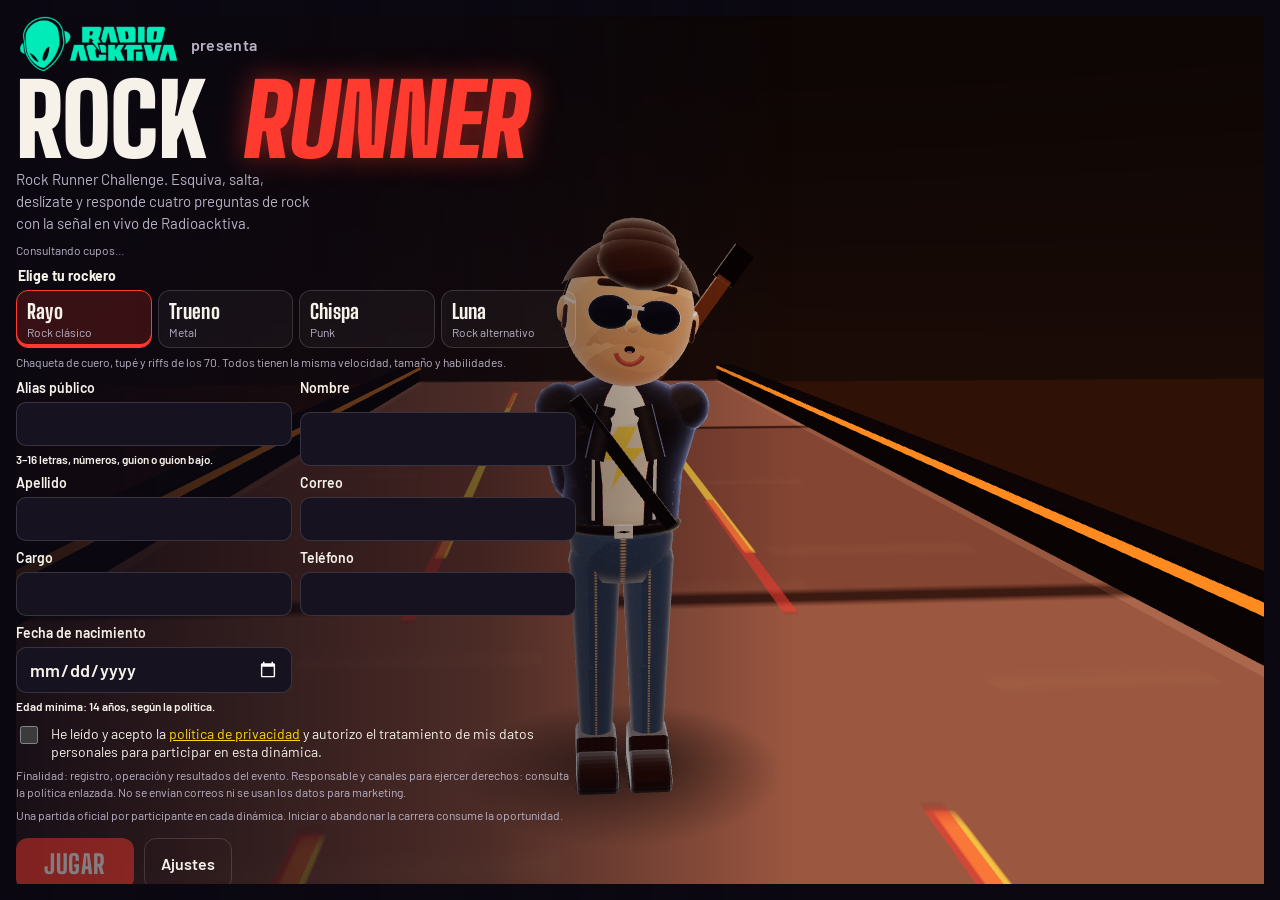
<file: index.html>
<!doctype html>
<html lang="es">
  <head>
    <meta charset="UTF-8" />
    <meta name="viewport" content="width=device-width, initial-scale=1.0, maximum-scale=1, user-scalable=no, viewport-fit=cover" />
    <meta name="theme-color" content="#0b0812" />
    <title>Rock Runner Challenge · Radioacktiva</title>
    <link rel="icon" type="image/png" href="./assets/radioacktiva-icono-Ed0QRLkA.png" />
    <script type="module" crossorigin src="./assets/index-BLvbcDvT.js"></script>
    <link rel="stylesheet" crossorigin href="./assets/index-BUSwzem7.css">
  </head>
  <body>
    <div id="root"></div>
  </body>
</html>
</file>
<file: assets/index-BUSwzem7.css>
@font-face{font-family:Barlow;font-style:normal;font-display:swap;font-weight:400;src:url(./barlow-latin-ext-400-normal-HxX4XjxC.woff2)format("woff2");unicode-range:U+100-2BA,U+2BD-2C5,U+2C7-2CC,U+2CE-2D7,U+2DD-2FF,U+304,U+308,U+329,U+1D00-1DBF,U+1E00-1E9F,U+1EF2-1EFF,U+2020,U+20A0-20AB,U+20AD-20C0,U+2113,U+2C60-2C7F,U+A720-A7FF}@font-face{font-family:Barlow;font-style:normal;font-display:swap;font-weight:400;src:url(./barlow-latin-400-normal-qiz4-Cze.woff2)format("woff2");unicode-range:U+??,U+131,U+152-153,U+2BB-2BC,U+2C6,U+2DA,U+2DC,U+304,U+308,U+329,U+2000-206F,U+20AC,U+2122,U+2191,U+2193,U+2212,U+2215,U+FEFF,U+FFFD}@font-face{font-family:Barlow;font-style:normal;font-display:swap;font-weight:600;src:url(./barlow-latin-ext-600-normal-B8NK_A3D.woff2)format("woff2");unicode-range:U+100-2BA,U+2BD-2C5,U+2C7-2CC,U+2CE-2D7,U+2DD-2FF,U+304,U+308,U+329,U+1D00-1DBF,U+1E00-1E9F,U+1EF2-1EFF,U+2020,U+20A0-20AB,U+20AD-20C0,U+2113,U+2C60-2C7F,U+A720-A7FF}@font-face{font-family:Barlow;font-style:normal;font-display:swap;font-weight:600;src:url(./barlow-latin-600-normal-DILqtrty.woff2)format("woff2");unicode-range:U+??,U+131,U+152-153,U+2BB-2BC,U+2C6,U+2DA,U+2DC,U+304,U+308,U+329,U+2000-206F,U+20AC,U+2122,U+2191,U+2193,U+2212,U+2215,U+FEFF,U+FFFD}@font-face{font-family:Barlow;font-style:normal;font-display:swap;font-weight:700;src:url(./barlow-latin-ext-700-normal-BLuWmldJ.woff2)format("woff2");unicode-range:U+100-2BA,U+2BD-2C5,U+2C7-2CC,U+2CE-2D7,U+2DD-2FF,U+304,U+308,U+329,U+1D00-1DBF,U+1E00-1E9F,U+1EF2-1EFF,U+2020,U+20A0-20AB,U+20AD-20C0,U+2113,U+2C60-2C7F,U+A720-A7FF}@font-face{font-family:Barlow;font-style:normal;font-display:swap;font-weight:700;src:url(./barlow-latin-700-normal-A9pxMQ4z.woff2)format("woff2");unicode-range:U+??,U+131,U+152-153,U+2BB-2BC,U+2C6,U+2DA,U+2DC,U+304,U+308,U+329,U+2000-206F,U+20AC,U+2122,U+2191,U+2193,U+2212,U+2215,U+FEFF,U+FFFD}@font-face{font-family:Big Shoulders Display;font-style:normal;font-display:swap;font-weight:700;src:url(./big-shoulders-display-latin-ext-700-normal-C8xZtiKd.woff2)format("woff2");unicode-range:U+100-2BA,U+2BD-2C5,U+2C7-2CC,U+2CE-2D7,U+2DD-2FF,U+304,U+308,U+329,U+1D00-1DBF,U+1E00-1E9F,U+1EF2-1EFF,U+2020,U+20A0-20AB,U+20AD-20C0,U+2113,U+2C60-2C7F,U+A720-A7FF}@font-face{font-family:Big Shoulders Display;font-style:normal;font-display:swap;font-weight:700;src:url(./big-shoulders-display-latin-700-normal-KM2fueoL.woff2)format("woff2");unicode-range:U+??,U+131,U+152-153,U+2BB-2BC,U+2C6,U+2DA,U+2DC,U+304,U+308,U+329,U+2000-206F,U+20AC,U+2122,U+2191,U+2193,U+2212,U+2215,U+FEFF,U+FFFD}@font-face{font-family:Big Shoulders Display;font-style:normal;font-display:swap;font-weight:800;src:url(./big-shoulders-display-latin-ext-800-normal-fpv_pHPA.woff2)format("woff2");unicode-range:U+100-2BA,U+2BD-2C5,U+2C7-2CC,U+2CE-2D7,U+2DD-2FF,U+304,U+308,U+329,U+1D00-1DBF,U+1E00-1E9F,U+1EF2-1EFF,U+2020,U+20A0-20AB,U+20AD-20C0,U+2113,U+2C60-2C7F,U+A720-A7FF}@font-face{font-family:Big Shoulders Display;font-style:normal;font-display:swap;font-weight:800;src:url(./big-shoulders-display-latin-800-normal-DDUD9Xuh.woff2)format("woff2");unicode-range:U+??,U+131,U+152-153,U+2BB-2BC,U+2C6,U+2DA,U+2DC,U+304,U+308,U+329,U+2000-206F,U+20AC,U+2122,U+2191,U+2193,U+2212,U+2215,U+FEFF,U+FFFD}@font-face{font-family:Big Shoulders Display;font-style:normal;font-display:swap;font-weight:900;src:url(./big-shoulders-display-latin-ext-900-normal-HMld4L9H.woff2)format("woff2");unicode-range:U+100-2BA,U+2BD-2C5,U+2C7-2CC,U+2CE-2D7,U+2DD-2FF,U+304,U+308,U+329,U+1D00-1DBF,U+1E00-1E9F,U+1EF2-1EFF,U+2020,U+20A0-20AB,U+20AD-20C0,U+2113,U+2C60-2C7F,U+A720-A7FF}@font-face{font-family:Big Shoulders Display;font-style:normal;font-display:swap;font-weight:900;src:url(./big-shoulders-display-latin-900-normal-CW8trzgu.woff2)format("woff2");unicode-range:U+??,U+131,U+152-153,U+2BB-2BC,U+2C6,U+2DA,U+2DC,U+304,U+308,U+329,U+2000-206F,U+20AC,U+2122,U+2191,U+2193,U+2212,U+2215,U+FEFF,U+FFFD}:root{--lightningcss-light: ;--lightningcss-dark:initial;color-scheme:dark;--ink:#0b0812;--panel:#0e0a18db;--line:#ffffff24;--text:#f6f2ea;--muted:#b9b2c6;--red:#ff3b30;--gold:#ffd60a;--cyan:#2de2e6;--magenta:#ff3df2;--good:#33d17a;--display:"Big Shoulders Display", Impact, "Arial Narrow", sans-serif;--body:"Barlow", ui-sans-serif, system-ui, -apple-system, "Segoe UI", sans-serif}*{box-sizing:border-box}html,body,#root{background:var(--ink);height:100%;color:var(--text);font-family:var(--body);overscroll-behavior:none;-webkit-tap-highlight-color:transparent;margin:0;overflow:hidden}button{font:inherit;color:inherit;cursor:pointer}button:focus-visible,input:focus-visible,select:focus-visible{outline:3px solid var(--gold);outline-offset:2px}.tabular{font-variant-numeric:tabular-nums}.sr{clip:rect(0 0 0 0);width:1px;height:1px;position:absolute;overflow:hidden}.stage{touch-action:none;-webkit-user-select:none;user-select:none;position:fixed;inset:0}.stage canvas{display:block}.intro{padding:max(16px, env(safe-area-inset-top)) max(16px, env(safe-area-inset-right)) max(16px, env(safe-area-inset-bottom)) max(16px, env(safe-area-inset-left));background:linear-gradient(90deg,#0b0812eb 0%,#0b08128c 38%,#0b081200 62%);align-items:flex-end;display:flex;position:absolute;inset:0}.intro-card{touch-action:pan-y;-webkit-user-select:text;user-select:text;gap:10px;width:min(560px,100%);min-width:0;max-height:100%;padding-bottom:8px;display:grid;overflow-y:auto}.registration-grid{grid-template-columns:repeat(2,minmax(0,1fr));gap:8px;display:grid}.registration-grid .field,.registration-grid input{width:100%;min-width:0}.consents a{color:var(--gold)}.admin-page{z-index:20;background:var(--ink);padding:max(18px, env(safe-area-inset-top)) max(18px, env(safe-area-inset-right)) max(24px, env(safe-area-inset-bottom)) max(18px, env(safe-area-inset-left));position:fixed;inset:0;overflow:auto}.admin-header{border-bottom:1px solid var(--line);align-items:center;gap:18px;padding-bottom:14px;display:flex}.admin-header h1{font:800 32px var(--display);text-transform:uppercase;margin:0 auto 0 0}.admin-back{color:var(--text);font-weight:700;text-decoration:none}.admin-event{border-bottom:1px solid var(--line);justify-content:space-between;align-items:center;gap:18px;padding:18px 0;display:flex}.admin-event h2,.admin-section h2{font:800 24px var(--display);text-transform:uppercase;margin:2px 0 6px}.admin-counts,.admin-actions{flex-wrap:wrap;align-items:center;gap:12px;display:flex}.admin-counts span{color:var(--muted);font-size:13px;display:grid}.admin-counts b{color:var(--text);font:800 30px var(--display)}.admin-section{border-bottom:1px solid var(--line);padding:14px 0}.admin-table-wrap{overflow-x:auto}.admin-page table{border-collapse:collapse;text-align:left;width:100%;min-width:680px;font-size:14px}.admin-page th,.admin-page td{border-bottom:1px solid var(--line);vertical-align:top;padding:9px 10px}.admin-page th{color:var(--muted);font-size:12px;font-weight:700}.admin-error{color:var(--red);padding:12px 0}@media (width<=700px){.registration-grid{grid-template-columns:1fr}.admin-header,.admin-event{flex-direction:column;align-items:stretch}.admin-header h1{margin:0}.admin-actions{flex-direction:column;align-items:stretch}}.presents{color:var(--muted);letter-spacing:.02em;align-items:center;gap:10px;margin:0;font-weight:600;display:flex}.title{font-family:var(--display);letter-spacing:-.01em;text-transform:uppercase;margin:0;font-size:clamp(64px,14vw,128px);font-weight:900;line-height:.82}.title span:first-child{color:var(--text);display:block}.title span:last-child{color:var(--red);text-shadow:0 0 28px #ff3b308c;transform-origin:0;width:fit-content;display:block;transform:skew(-8deg)}.lead{color:var(--muted);max-width:38ch;margin:0;font-size:16px;line-height:1.45}form{gap:8px;display:grid}.field{gap:6px;font-size:14px;font-weight:600;display:grid}.field input,.field select{font:600 18px var(--body);color:var(--text);border:1px solid var(--line);background:#17121f;border-radius:10px;padding:10px 12px}.consents{border:0;gap:6px;margin:4px 0 0;padding:0;font-size:14px;display:grid}.consents label{align-items:flex-start;gap:10px;line-height:1.3;display:flex}.consents label span{min-width:0}.consents input{width:18px;height:18px;accent-color:var(--red);flex:none;margin-top:1px}.consents em{color:var(--muted);font-style:normal}.fine{color:var(--muted);margin:0;font-size:12px;line-height:1.4}.fine.center{text-align:center}.intro-actions{gap:10px;margin-top:6px;display:flex}.cta{font-family:var(--display);letter-spacing:.02em;text-transform:uppercase;background:var(--red);color:#fff;border:0;border-radius:12px;padding:10px 28px;font-size:26px;font-weight:800;transition:transform .12s;box-shadow:0 8px 30px #ff3b3059}.cta:hover:not(:disabled){transform:translateY(-1px)}.cta:disabled{opacity:.45;cursor:not-allowed;box-shadow:none}.cta.small{padding:8px 20px;font-size:20px}.ghost{border:1px solid var(--line);background:0 0;border-radius:12px;padding:10px 16px;font-weight:600}.link{color:var(--muted);background:0 0;border:0;padding:8px;text-decoration:underline}.keys{color:var(--muted);flex-wrap:wrap;gap:6px 14px;margin:4px 0 0;padding:0;font-size:13px;list-style:none;display:flex}kbd{text-align:center;border:1px solid var(--line);min-width:22px;font:600 12px var(--body);color:var(--text);border-bottom-width:2px;border-radius:6px;margin-right:3px;padding:1px 5px;display:inline-block}.countdown{font-family:var(--display);color:var(--gold);text-shadow:0 0 40px #ffd60a99;pointer-events:none;place-items:center;font-size:clamp(120px,30vw,260px);font-weight:900;animation:.85s ease-out infinite pop;display:grid;position:absolute;inset:0}@keyframes pop{0%{opacity:0;transform:scale(1.35)}30%{opacity:1}to{opacity:.9;transform:scale(.9)}}.hud{top:max(10px, env(safe-area-inset-top));left:max(10px, env(safe-area-inset-left));right:max(10px, env(safe-area-inset-right));pointer-events:none;grid-template-columns:1fr auto 1fr;align-items:start;gap:8px;display:grid;position:absolute}.hud small{color:var(--muted);font-size:12px;font-weight:600;display:block}.hud b{font-family:var(--display);font-weight:800;line-height:1}.hud-time{background:var(--panel);border:1px solid var(--line);border-radius:14px;justify-self:start;gap:2px;padding:8px 14px 9px;display:grid;position:relative;overflow:hidden}.hud-time:after{content:"";height:3px;width:calc(var(--p) * 1%);background:linear-gradient(90deg, var(--cyan), var(--magenta), var(--red));position:absolute;bottom:0;left:0}.hud-time b{font-size:32px}.hud-time b.hot{color:var(--red)}.hud-score{text-align:center;padding:4px 18px 8px}.hud-score b{text-shadow:0 2px 18px #000000b3;font-size:52px}.hud-score small{color:var(--gold)}.hud-right{pointer-events:auto;justify-self:end;gap:8px;display:flex}.hud-hits{background:var(--panel);border:1px solid var(--line);text-align:center;border-radius:14px;padding:8px 14px 9px}.hud-hits b{font-size:32px}.hud-hits.has b{color:var(--red)}.pause{background:var(--panel);border:1px solid var(--line);letter-spacing:-2px;border-radius:14px;width:48px;height:48px;font-weight:800}.pause:disabled{opacity:.35;cursor:not-allowed}.qcard{left:50%;top:calc(max(10px, env(safe-area-inset-top)) + 92px);background:var(--panel);border:1px solid var(--line);text-align:center;pointer-events:none;-webkit-backdrop-filter:blur(6px);backdrop-filter:blur(6px);border-radius:18px;width:min(680px,100% - 24px);padding:12px 14px 14px;animation:.3s ease-out drop;position:absolute;transform:translate(-50%)}.qcard small{color:var(--muted);font-weight:600}.qcard p{margin:4px 0 10px;font-size:clamp(18px,3.4vw,24px);font-weight:700;line-height:1.2}.qopts{grid-template-columns:repeat(3,1fr);gap:8px;display:grid}.qopts span{border:2px solid var(--c);color:var(--text);box-shadow:inset 0 0 18px color-mix(in srgb, var(--c) 30%, transparent);border-radius:12px;padding:8px 6px;font-size:clamp(14px,2.6vw,17px);font-weight:700}@keyframes drop{0%{opacity:0;transform:translate(-50%,-10px)}}.solo-banner{font-family:var(--display);color:var(--gold);text-shadow:0 0 24px #ffd60ab3;pointer-events:none;white-space:nowrap;font-size:30px;font-weight:900;position:absolute;bottom:22%;left:50%;transform:translate(-50%)}.hint{font-family:var(--display);color:#fff;pointer-events:none;background:#ff3b30d9;border-radius:14px;padding:4px 22px;font-size:46px;font-weight:900;animation:.25s ease-out drop;position:absolute;bottom:30%;left:50%;transform:translate(-50%)}.toasts{left:50%;bottom:max(80px, calc(env(safe-area-inset-bottom) + 70px));pointer-events:none;justify-items:center;gap:6px;display:grid;position:absolute;transform:translate(-50%)}.toast{font-family:var(--display);background:var(--panel);white-space:nowrap;border-radius:10px;padding:2px 14px;font-size:26px;font-weight:800;animation:1.6s ease-out forwards rise}.toast.good{color:var(--good)}.toast.bad{color:var(--red)}.toast.gold{color:var(--gold)}.toast.zone{color:var(--cyan);text-transform:uppercase;font-size:34px}@keyframes rise{0%{opacity:0;transform:translateY(8px)}12%{opacity:1;transform:none}80%{opacity:1}to{opacity:0;transform:translateY(-14px)}}.pad{bottom:max(14px, env(safe-area-inset-bottom));gap:10px;display:flex;position:absolute;left:50%;transform:translate(-50%)}.pad button{background:var(--panel);border:1px solid var(--line);border-radius:16px;width:62px;height:62px;font-size:22px}.modal{z-index:5;background:#05030a99;place-items:center;padding:16px;display:grid;position:absolute;inset:0}.modal-card{border:1px solid var(--line);background:#140f20;border-radius:18px;gap:12px;width:min(420px,100%);padding:20px;display:grid}.modal-card h2{font-family:var(--display);text-transform:uppercase;margin:0;font-size:40px;font-weight:900}.row{justify-content:space-between;align-items:center;gap:12px;font-weight:600;display:flex}.row small{color:var(--muted);font-weight:400;display:block}.row select{font:600 14px var(--body);color:var(--text);border:1px solid var(--line);background:#1f1830;border-radius:8px;max-width:60%;padding:6px}.row input[type=checkbox]{width:20px;height:20px;accent-color:var(--red);flex:none}.results{padding:max(16px, env(safe-area-inset-top)) max(16px, env(safe-area-inset-right)) max(16px, env(safe-area-inset-bottom)) max(16px, env(safe-area-inset-left));background:radial-gradient(#0b081259,#0b0812e6);grid-template-columns:minmax(0,1fr) minmax(0,1fr) minmax(0,1fr);align-content:center;gap:14px;animation:.5s ease-out fade;display:grid;position:absolute;inset:0;overflow-y:auto}@keyframes fade{0%{opacity:0}}.results>section{background:var(--panel);border:1px solid var(--line);-webkit-backdrop-filter:blur(8px);backdrop-filter:blur(8px);border-radius:20px;min-width:0;padding:18px}.eyebrow{color:var(--muted);margin:0 0 4px;font-size:14px;font-weight:600}.big-score{font-family:var(--display);color:var(--gold);text-shadow:0 0 30px #ffd60a66;font-size:clamp(64px,9vw,104px);font-weight:900;line-height:.9}.verify{color:var(--good);margin:8px 0 12px;font-size:13px;font-weight:600}.verify:before{content:"✓ "}.verify.sim{color:var(--cyan)}.warn{color:var(--red);font-weight:600}.muted{color:var(--muted)}.breakdown{gap:4px;margin:0 0 16px;display:grid}.breakdown div{border-bottom:1px dashed var(--line);justify-content:space-between;padding:3px 0;font-size:14px;display:flex}.breakdown dt{color:var(--muted)}.breakdown dd{margin:0;font-weight:700}.breakdown .neg{color:var(--red)}.res-board h3,.pq h3{margin:0 0 10px;font-size:20px}.tag{background:var(--gold);color:#1a1408;vertical-align:middle;border-radius:6px;padding:1px 6px;font-size:11px;font-weight:700}.board{gap:3px;margin:0 0 10px;padding:0;list-style:none;display:grid}.board li{border-radius:10px;grid-template-rows:auto auto;grid-template-columns:28px 1fr auto;column-gap:8px;padding:6px 8px;display:grid}.board li.you{background:#ff3b302e;outline:1px solid #ff3b3080}.board .pos{font-family:var(--display);color:var(--muted);grid-row:span 2;align-self:center;font-size:22px;font-weight:800}.board li:nth-child(-n+3) .pos{color:var(--gold)}.board .alias{font-weight:700}.board .pts{text-align:right;font-weight:700}.board .sub{color:var(--muted);grid-column:2/4;font-size:12px}.opts{flex-wrap:wrap;gap:8px;margin:12px 0 6px;display:flex}.opt{border:1px solid var(--line);background:#ffffff0d;border-radius:999px;padding:9px 14px;font-weight:600}.opt[aria-pressed=true]{background:var(--text);color:var(--ink);border-color:var(--text)}.pq-actions{align-items:center;gap:8px;margin:10px 0;display:flex}.enrich{justify-items:stretch;gap:8px;display:grid}.ring{--p:0;background:conic-gradient(var(--cyan) calc(var(--p) * 1%), #ffffff14 0);border-radius:50%;justify-self:center;place-items:center;width:120px;height:120px;display:grid;position:relative}.ring:before{content:"";background:#120d1e;border-radius:50%;position:absolute;inset:10px}.ring span{font-family:var(--display);font-size:36px;font-weight:900;position:relative}.attrs{gap:8px;margin:6px 0;padding:0;list-style:none;display:grid}.attrs li{grid-template-columns:auto 1fr;align-items:baseline;column-gap:8px;display:grid}.attrs small{color:var(--muted);grid-column:2;font-size:12px}.src{border:1px solid;border-radius:6px;padding:1px 6px;font-size:11px;font-weight:700}.src.declared{color:var(--cyan)}.src.observed{color:var(--gold)}.src.inferred{color:var(--magenta)}@media (width<=900px){.results{grid-template-columns:1fr;align-content:start}.intro{background:linear-gradient(#0b081200 15%,#0b0812bf 45%,#0b0812f2 100%)}.hud-score b{font-size:40px}.hud-time b,.hud-hits b{font-size:26px}.qcard{top:calc(max(10px, env(safe-area-inset-top)) + 74px)}}@media (height<=560px) and (orientation:landscape){.intro-card{gap:6px}.title{font-size:56px}.lead{display:none}}@media (prefers-reduced-motion:reduce){*,:before,:after{transition:none!important;animation:none!important}}.picker{border:0;gap:6px;margin:0;padding:0;display:grid}.picker legend{margin-bottom:6px;font-size:14px;font-weight:700}.picker-row{grid-template-columns:repeat(4,minmax(0,1fr));gap:6px;display:grid}.pick-card{text-align:left;border:1px solid var(--line);background:#ffffff0a;border-radius:12px;gap:2px;padding:8px 10px;display:grid}.pick-card b{font-family:var(--display);letter-spacing:.01em;font-size:20px;font-weight:800}.pick-card small{color:var(--muted);font-size:12px}.pick-card[aria-checked=true]{border-color:var(--c);background:color-mix(in srgb, var(--c) 18%, transparent);box-shadow:inset 0 -3px 0 var(--c)}.qzone{left:50%;top:calc(max(10px, env(safe-area-inset-top)) + 84px);opacity:0;border:1px solid var(--line);-webkit-backdrop-filter:blur(8px);backdrop-filter:blur(8px);z-index:4;background:#0a0712eb;border-radius:22px;gap:12px;width:min(760px,100% - 20px);padding:14px 16px 16px;transition:opacity .2s,transform .2s;display:grid;position:absolute;transform:translate(-50%,-8px)}.qzone.in{opacity:1;transform:translate(-50%)}.qhead{color:var(--muted);align-items:center;gap:10px;font-size:14px;font-weight:700;display:flex}.qtimer{background:#ffffff1f;border-radius:3px;flex:1;height:6px;overflow:hidden}.qtimer i{background:linear-gradient(90deg, var(--gold), var(--red));transform-origin:0;height:100%;animation:linear forwards qbar;display:block}@keyframes qbar{0%{transform:scaleX(1)}to{transform:scaleX(0)}}.qsecs{text-align:right;min-width:30px;color:var(--text)}.qtext{text-wrap:balance;margin:0;font-size:clamp(22px,3.6vw,30px);font-weight:700;line-height:1.2}.qopts2{grid-template-columns:repeat(3,minmax(0,1fr));gap:10px;display:grid}.qopt{border:3px solid var(--c);background:color-mix(in srgb, var(--c) 14%, #0a0712e6);min-height:64px;color:var(--text);text-align:left;touch-action:manipulation;border-radius:16px;align-items:center;gap:10px;padding:10px 12px;font-size:clamp(18px,2.6vw,22px);font-weight:800;line-height:1.15;transition:transform .1s,opacity .2s;display:flex}.qopt:hover:not(:disabled){transform:translateY(-2px)}.qopt:active:not(:disabled){transform:scale(.98)}.qopt kbd{border-color:var(--c);color:var(--c);flex:none}.qopt.right{background:color-mix(in srgb, var(--good) 35%, #0a0712e6);border-color:var(--good)}.qopt.wrong{background:color-mix(in srgb, var(--red) 35%, #0a0712e6);border-color:var(--red)}.qopt.dim{opacity:.35}.qopt:disabled{cursor:default}.qverdict{text-align:center;font-family:var(--display);margin:0;font-size:30px;font-weight:900}.qverdict.ok{color:var(--good)}.qverdict.ko{color:var(--red);font-size:24px}.qresume{font-family:var(--display);color:var(--gold);text-shadow:0 0 28px #ffd60a99;pointer-events:none;font-size:64px;font-weight:900;animation:.7s ease-out forwards rise;position:absolute;top:38%;left:50%;transform:translate(-50%)}.hud-score b.pop{animation:.25s ease-out bump;display:inline-block}@keyframes bump{0%{transform:scale(1.12)}}.tier-badge{font-family:var(--display);text-transform:uppercase;letter-spacing:.03em;color:#1a1408;background:var(--gold);border-radius:8px;margin-bottom:6px;padding:2px 12px;font-size:22px;font-weight:900;display:inline-block}.motivate{color:var(--text);margin:6px 0 0;font-weight:700}.res-actions{flex-wrap:wrap;align-items:center;gap:10px;margin-bottom:8px;display:flex}@media (width<=640px){.picker-row{grid-template-columns:repeat(2,minmax(0,1fr))}.qopts2{grid-template-columns:repeat(3,minmax(0,1fr));gap:5px}.qopt{text-align:center;overflow-wrap:anywhere;flex-direction:column;justify-content:center;align-items:stretch;gap:6px;min-height:92px;padding:8px 4px;font-size:clamp(11px,3.2vw,15px)}n .qopt kbd{white-space:normal;text-align:center;margin:0;font-size:9px}.qzone{top:calc(max(8px, env(safe-area-inset-top)) + 70px)}}.brand-slot{height:var(--h,28px);vertical-align:middle;align-items:center;display:inline-flex}.brand-slot img{object-fit:contain;-webkit-user-select:none;user-select:none;width:auto;max-width:240px;height:100%;display:block}.onair{letter-spacing:.08em;color:#ff4d4d;align-items:center;gap:8px;margin:0;font-size:14px;font-weight:800;display:flex}.dot{background:#ff3b30;border-radius:50%;width:10px;height:10px;animation:1.2s steps(2,end) infinite blinkdot;box-shadow:0 0 10px #ff3b30}@keyframes blinkdot{50%{opacity:.35}}.hud-live{left:max(12px, env(safe-area-inset-left));bottom:max(12px, env(safe-area-inset-bottom));border:1px solid var(--line);letter-spacing:.08em;pointer-events:none;z-index:2;background:#0b08128c;border-radius:999px;align-items:center;gap:6px;padding:4px 10px;font-size:12px;font-weight:800;display:flex;position:absolute}.hud-live small{letter-spacing:0;opacity:.8;font-weight:600}.hud-live.ducked{opacity:.85}.res-brand{align-items:center;gap:10px;display:flex}@media (prefers-reduced-motion:reduce){.dot{animation:none}}@media (width<=600px){.hud-live{bottom:auto;top:calc(max(10px, env(safe-area-inset-top)) + 58px)}.hud-live small{display:none}}.preview-note{border:1px dashed var(--gold);color:var(--gold);border-radius:10px;padding:6px 10px}@media (height<=900px){.title{font-size:clamp(56px,min(12vw,11vh),110px)}.intro-card{gap:8px}.lead{font-size:15px}}@media (height<=900px) and (width>=700px){.title span{display:inline!important}.title span:last-child{margin-left:.18em;display:inline-block!important}}.hud-live{flex-wrap:wrap;max-width:calc(100% - 24px)}.hud-live button{pointer-events:auto;min-height:44px;font:inherit;white-space:nowrap}.qopt.current{box-shadow:0 0 0 3px #fff, 0 0 22px color-mix(in srgb, var(--c) 70%, transparent)}.registration-feedback{z-index:30;bottom:max(20px, env(safe-area-inset-bottom));border:1px solid var(--red);background:var(--ink);width:min(540px,100% - 32px);color:var(--text);border-radius:12px;padding:14px;position:fixed;left:50%;transform:translate(-50%)}
</file>
